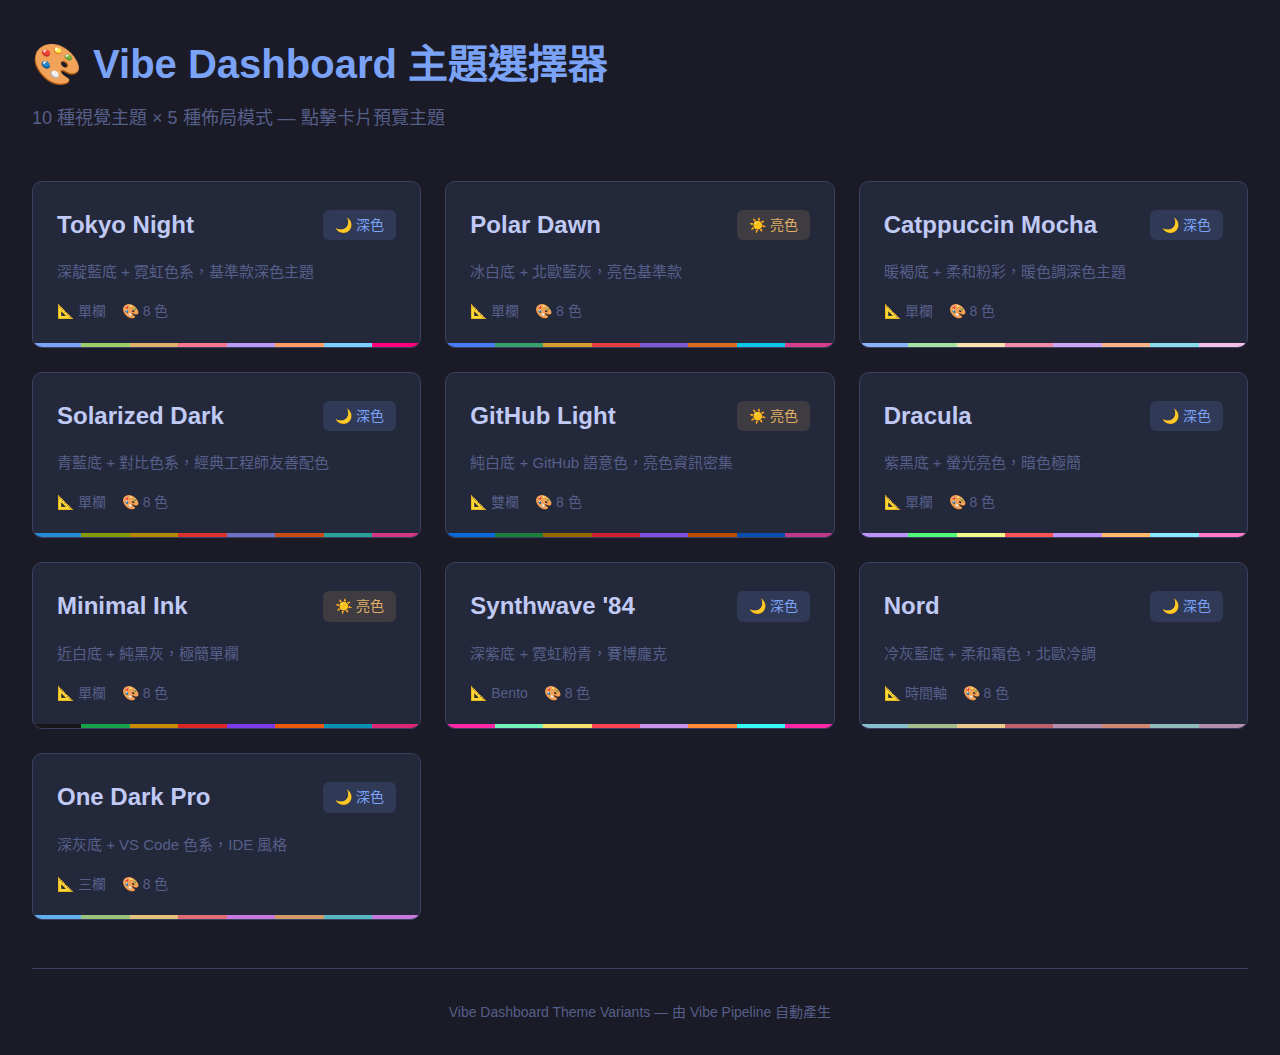
<file: dashboard/themes/index.html>
<!DOCTYPE html>
<html lang="zh-TW">
<head>
  <meta charset="UTF-8">
  <meta name="viewport" content="width=device-width, initial-scale=1.0">
  <title>Vibe Dashboard 主題選擇器</title>
  <style>
    * {
      margin: 0;
      padding: 0;
      box-sizing: border-box;
    }

    body {
      font-family: -apple-system, BlinkMacSystemFont, "Segoe UI", Roboto, sans-serif;
      background: #1a1b26;
      color: #c0caf5;
      padding: 2rem;
      line-height: 1.6;
    }

    .container {
      max-width: 1400px;
      margin: 0 auto;
    }

    h1 {
      font-size: 2.5rem;
      margin-bottom: 0.5rem;
      color: #7aa2f7;
    }

    .subtitle {
      font-size: 1.125rem;
      color: #565f89;
      margin-bottom: 3rem;
    }

    .theme-grid {
      display: grid;
      grid-template-columns: repeat(auto-fill, minmax(350px, 1fr));
      gap: 1.5rem;
      margin-bottom: 3rem;
    }

    .theme-card {
      background: #24283b;
      border: 1px solid #3b4261;
      border-radius: 10px;
      padding: 1.5rem;
      cursor: pointer;
      transition: all 0.3s;
      position: relative;
      overflow: hidden;
    }

    .theme-card:hover {
      border-color: #545c7e;
      transform: translateY(-4px);
      box-shadow: 0 8px 16px rgba(0, 0, 0, 0.4);
    }

    .theme-header {
      display: flex;
      justify-content: space-between;
      align-items: center;
      margin-bottom: 1rem;
    }

    .theme-name {
      font-size: 1.5rem;
      font-weight: 600;
    }

    .theme-category {
      display: inline-block;
      padding: 0.25rem 0.75rem;
      border-radius: 6px;
      font-size: 0.875rem;
      font-weight: 500;
      text-transform: uppercase;
    }

    .category-dark {
      background: rgba(122, 162, 247, 0.15);
      color: #7aa2f7;
    }

    .category-light {
      background: rgba(224, 175, 104, 0.15);
      color: #e0af68;
    }

    .theme-description {
      color: #565f89;
      margin-bottom: 1rem;
      font-size: 0.9375rem;
    }

    .theme-meta {
      display: flex;
      gap: 1rem;
      font-size: 0.875rem;
      color: #565f89;
    }

    .theme-meta span {
      display: flex;
      align-items: center;
      gap: 0.25rem;
    }

    .color-preview {
      position: absolute;
      bottom: 0;
      left: 0;
      right: 0;
      height: 4px;
      display: flex;
    }

    .color-preview div {
      flex: 1;
    }

    footer {
      text-align: center;
      color: #565f89;
      font-size: 0.875rem;
      padding-top: 2rem;
      border-top: 1px solid #3b4261;
    }

    footer a {
      color: #7aa2f7;
      text-decoration: none;
    }

    footer a:hover {
      text-decoration: underline;
    }

    @media (max-width: 768px) {
      .theme-grid {
        grid-template-columns: 1fr;
      }

      h1 {
        font-size: 2rem;
      }
    }
  </style>
</head>
<body>
  <div class="container">
    <h1>🎨 Vibe Dashboard 主題選擇器</h1>
    <p class="subtitle">10 種視覺主題 × 5 種佈局模式 — 點擊卡片預覽主題</p>

    <div class="theme-grid" id="themeGrid"></div>

    <footer>
      <p>Vibe Dashboard Theme Variants — 由 Vibe Pipeline 自動產生</p>
    </footer>
  </div>

  <script>
    const themes = [
      {
        name: 'tokyo-night',
        displayName: 'Tokyo Night',
        description: '深靛藍底 + 霓虹色系，基準款深色主題',
        category: 'dark',
        layout: 'single-col',
        colors: ['#7aa2f7', '#9ece6a', '#e0af68', '#f7768e', '#bb9af7', '#ff9e64', '#7dcfff', '#ff007c']
      },
      {
        name: 'polar-dawn',
        displayName: 'Polar Dawn',
        description: '冰白底 + 北歐藍灰，亮色基準款',
        category: 'light',
        layout: 'single-col',
        colors: ['#4a7cf7', '#38a169', '#d69e2e', '#e53e3e', '#805ad5', '#dd6b20', '#0bc5ea', '#d53f8c']
      },
      {
        name: 'catppuccin-mocha',
        displayName: 'Catppuccin Mocha',
        description: '暖褐底 + 柔和粉彩，暖色調深色主題',
        category: 'dark',
        layout: 'single-col',
        colors: ['#89b4fa', '#a6e3a1', '#f9e2af', '#f38ba8', '#cba6f7', '#fab387', '#89dceb', '#f5c2e7']
      },
      {
        name: 'solarized-dark',
        displayName: 'Solarized Dark',
        description: '青藍底 + 對比色系，經典工程師友善配色',
        category: 'dark',
        layout: 'single-col',
        colors: ['#268bd2', '#859900', '#b58900', '#dc322f', '#6c71c4', '#cb4b16', '#2aa198', '#d33682']
      },
      {
        name: 'github-light',
        displayName: 'GitHub Light',
        description: '純白底 + GitHub 語意色，亮色資訊密集',
        category: 'light',
        layout: 'dual-col',
        colors: ['#0969da', '#1a7f37', '#9a6700', '#cf222e', '#8250df', '#bc4c00', '#0550ae', '#bf3989']
      },
      {
        name: 'dracula',
        displayName: 'Dracula',
        description: '紫黑底 + 螢光亮色，暗色極簡',
        category: 'dark',
        layout: 'single-col',
        colors: ['#bd93f9', '#50fa7b', '#f1fa8c', '#ff5555', '#bd93f9', '#ffb86c', '#8be9fd', '#ff79c6']
      },
      {
        name: 'minimal-ink',
        displayName: 'Minimal Ink',
        description: '近白底 + 純黑灰，極簡單欄',
        category: 'light',
        layout: 'single-col',
        colors: ['#171717', '#16a34a', '#ca8a04', '#dc2626', '#7c3aed', '#ea580c', '#0891b2', '#db2777']
      },
      {
        name: 'synthwave-84',
        displayName: "Synthwave '84",
        description: '深紫底 + 霓虹粉青，賽博龐克',
        category: 'dark',
        layout: 'bento',
        colors: ['#fc28a8', '#72f1b8', '#f3e06d', '#fe4450', '#c792ea', '#ff8b39', '#36f9f6', '#fc28a8']
      },
      {
        name: 'nord',
        displayName: 'Nord',
        description: '冷灰藍底 + 柔和霜色，北歐冷調',
        category: 'dark',
        layout: 'timeline',
        colors: ['#88c0d0', '#a3be8c', '#ebcb8b', '#bf616a', '#b48ead', '#d08770', '#8fbcbb', '#b48ead']
      },
      {
        name: 'one-dark-pro',
        displayName: 'One Dark Pro',
        description: '深灰底 + VS Code 色系，IDE 風格',
        category: 'dark',
        layout: 'triple-col',
        colors: ['#61afef', '#98c379', '#e5c07b', '#e06c75', '#c678dd', '#d19a66', '#56b6c2', '#c678dd']
      }
    ];

    const layoutLabels = {
      'single-col': '單欄',
      'dual-col': '雙欄',
      'triple-col': '三欄',
      'bento': 'Bento',
      'timeline': '時間軸'
    };

    function renderThemes() {
      const grid = document.getElementById('themeGrid');

      themes.forEach(theme => {
        const card = document.createElement('div');
        card.className = 'theme-card';
        card.onclick = () => window.open(`${theme.name}/preview.html`, '_blank');

        const colorPreview = theme.colors.map(color =>
          `<div style="background: ${color};"></div>`
        ).join('');

        card.innerHTML = `
          <div class="theme-header">
            <div class="theme-name">${theme.displayName}</div>
            <div class="theme-category category-${theme.category}">
              ${theme.category === 'dark' ? '🌙 深色' : '☀️ 亮色'}
            </div>
          </div>
          <div class="theme-description">${theme.description}</div>
          <div class="theme-meta">
            <span>📐 ${layoutLabels[theme.layout]}</span>
            <span>🎨 ${theme.colors.length} 色</span>
          </div>
          <div class="color-preview">${colorPreview}</div>
        `;

        grid.appendChild(card);
      });
    }

    renderThemes();
  </script>
</body>
</html>
</file>
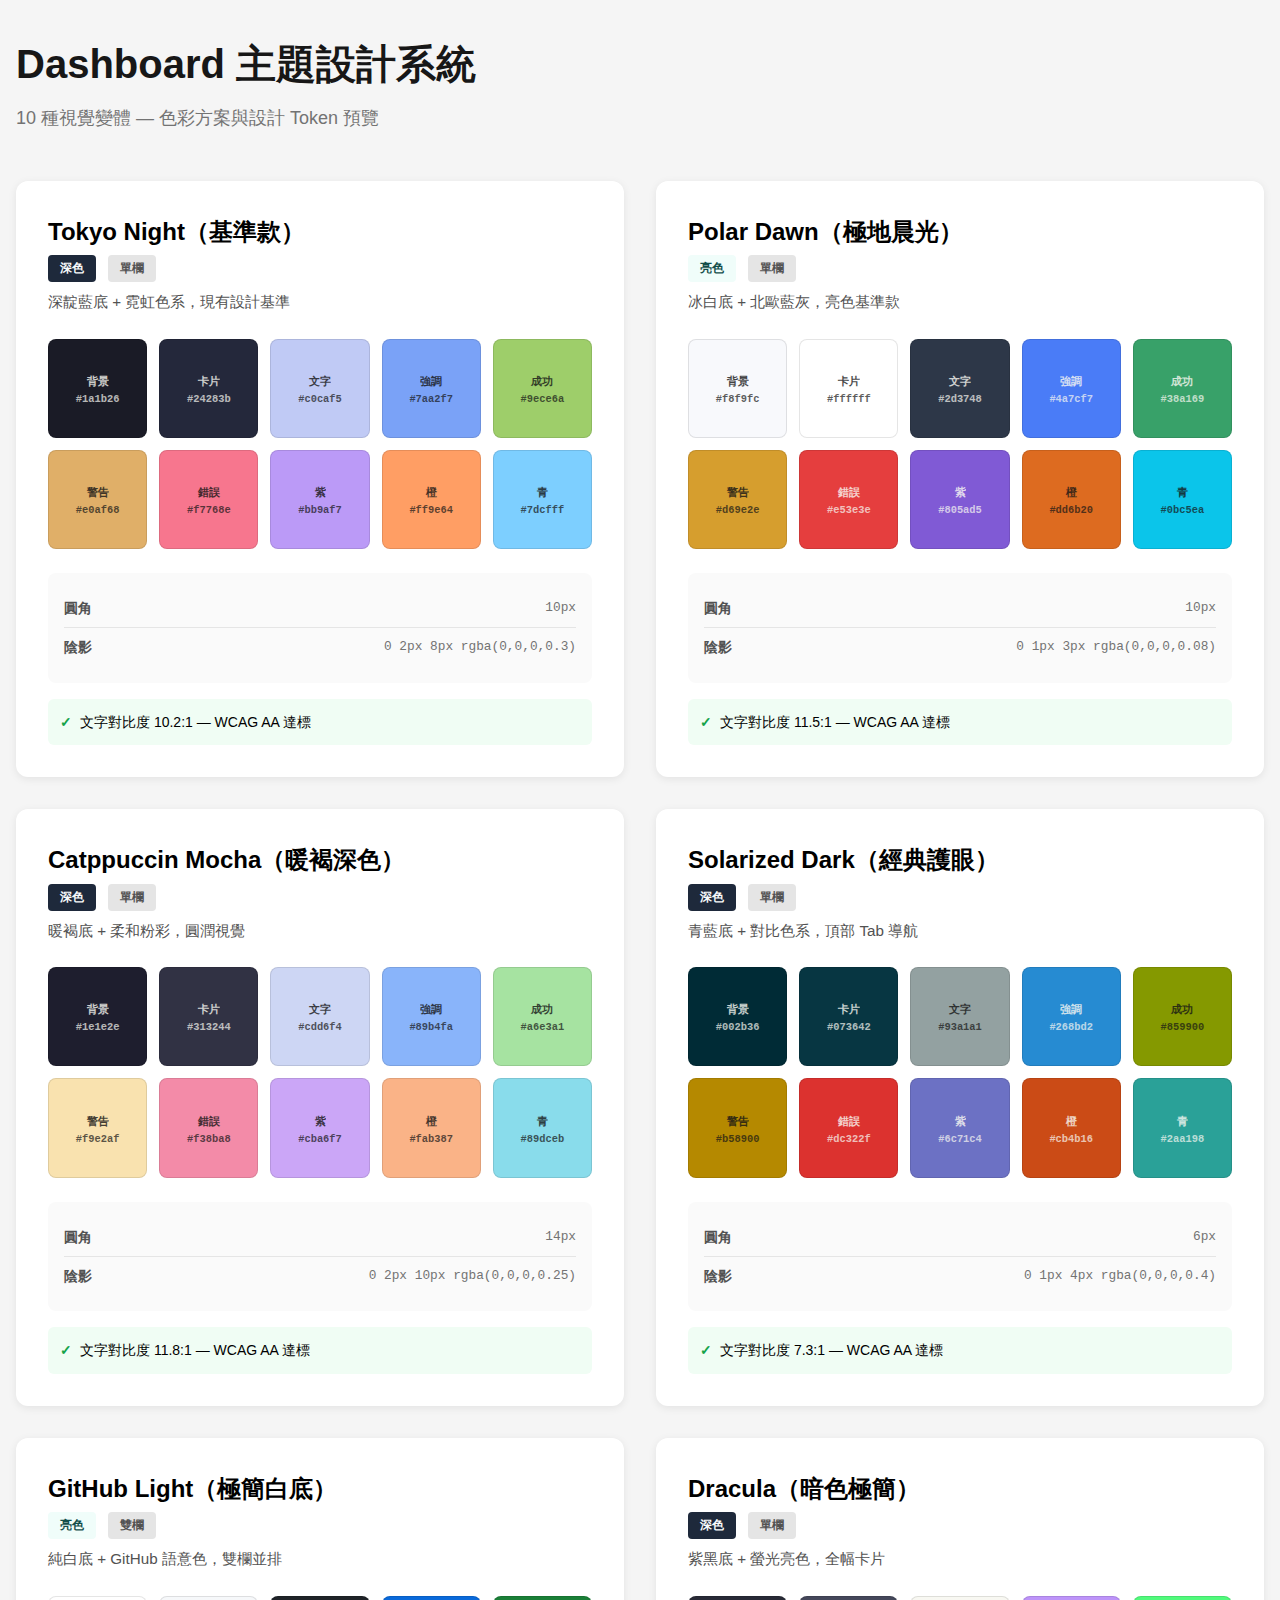
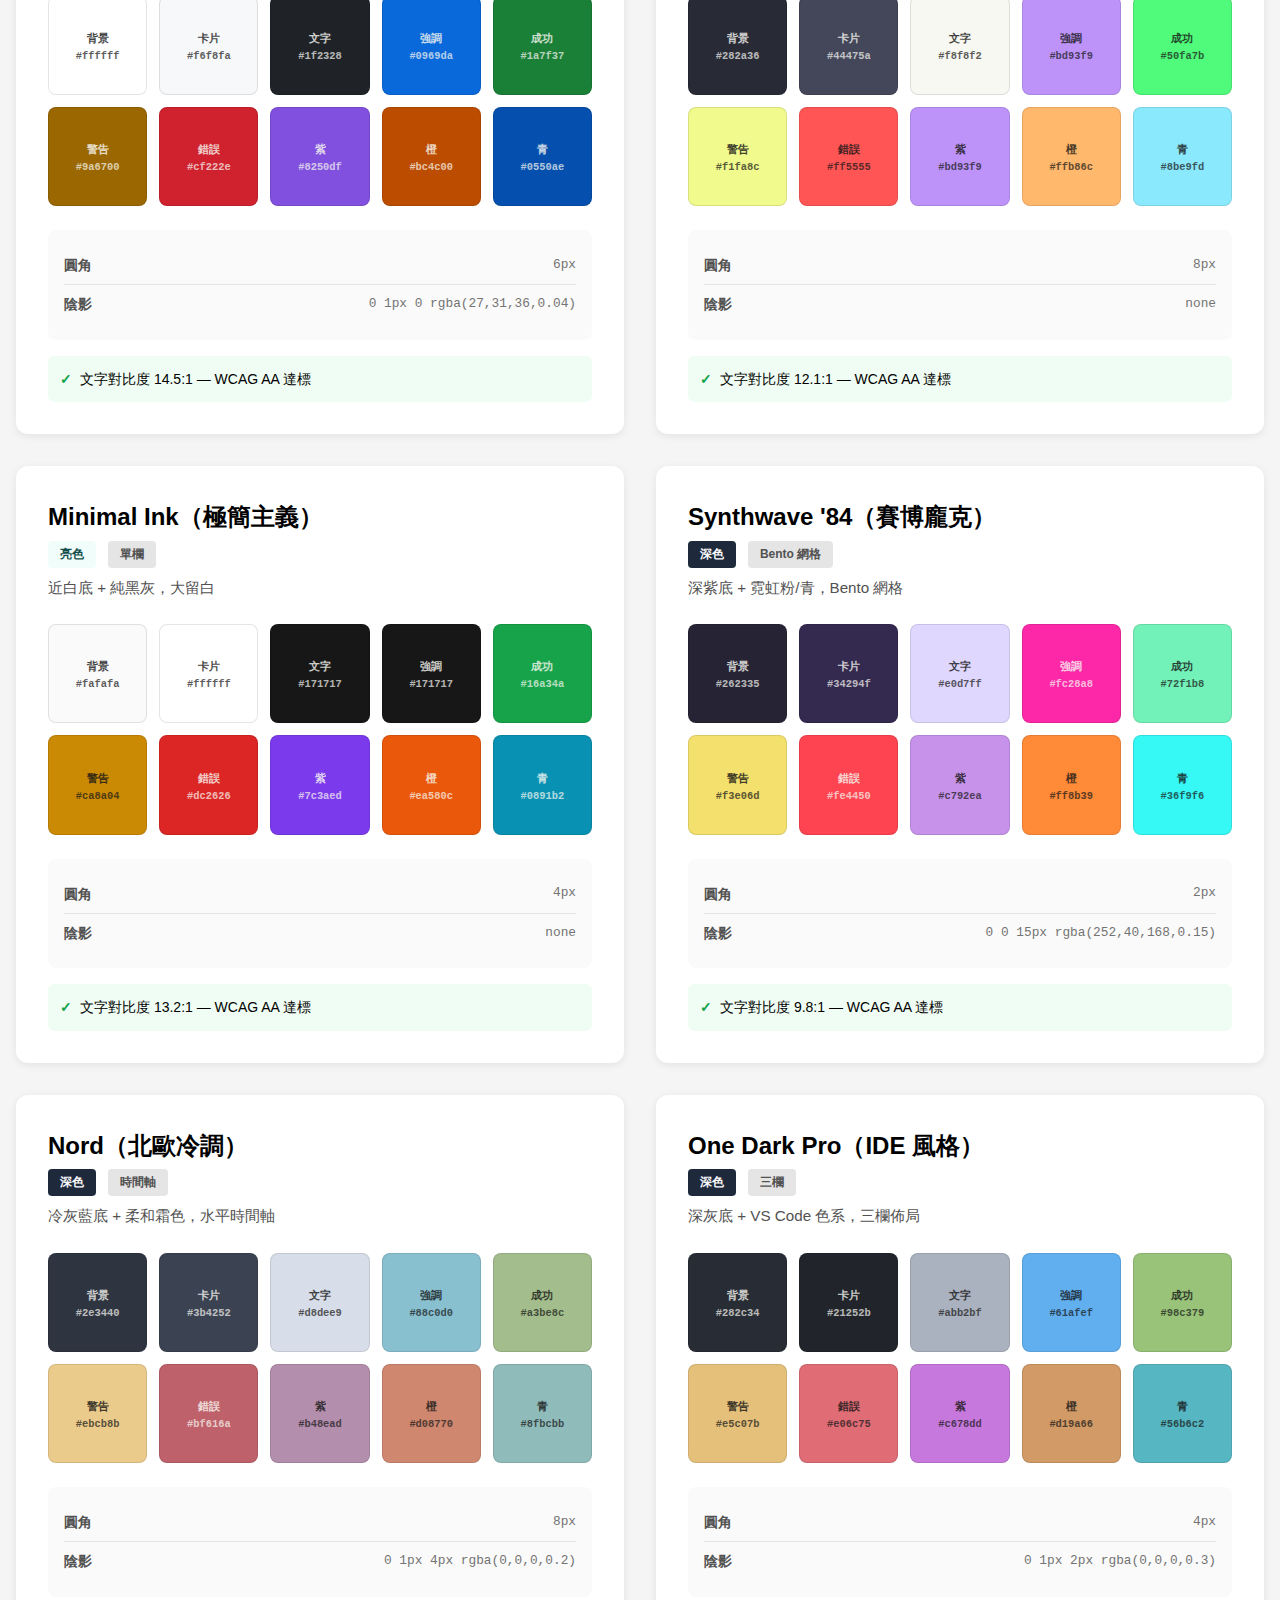
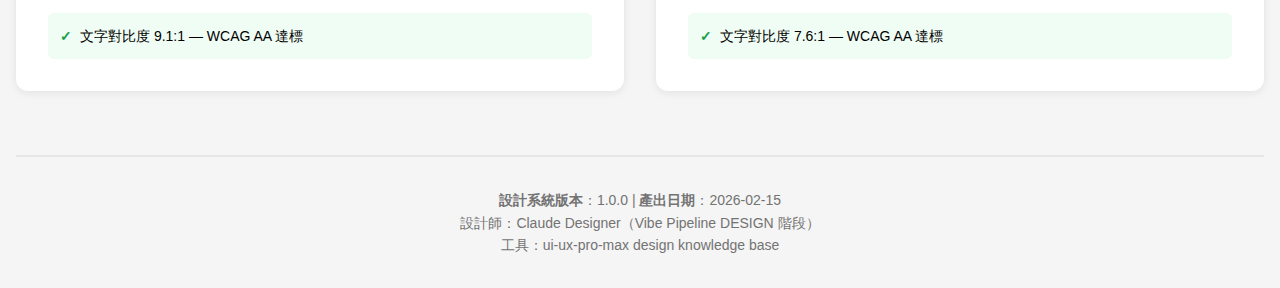
<file: openspec/changes/archive/2026-02-15-dashboard-theme-variants/design-mockup.html>
<!DOCTYPE html>
<html lang="zh-Hant">
<head>
  <meta charset="UTF-8">
  <meta name="viewport" content="width=device-width, initial-scale=1.0">
  <title>Dashboard 主題設計系統 — 視覺化 Mockup</title>
  <style>
    * {
      margin: 0;
      padding: 0;
      box-sizing: border-box;
    }

    body {
      font-family: -apple-system, BlinkMacSystemFont, "Segoe UI", Roboto, sans-serif;
      line-height: 1.6;
      background: #f5f5f5;
      padding: 2rem 1rem;
    }

    .container {
      max-width: 1600px;
      margin: 0 auto;
    }

    h1 {
      font-size: 2.5rem;
      font-weight: 700;
      margin-bottom: 0.5rem;
      color: #171717;
    }

    .subtitle {
      font-size: 1.125rem;
      color: #737373;
      margin-bottom: 3rem;
    }

    .theme-grid {
      display: grid;
      grid-template-columns: repeat(auto-fit, minmax(500px, 1fr));
      gap: 2rem;
      margin-bottom: 3rem;
    }

    .theme-card {
      background: white;
      border-radius: 12px;
      padding: 2rem;
      box-shadow: 0 2px 8px rgba(0,0,0,0.08);
    }

    .theme-header {
      margin-bottom: 1.5rem;
    }

    .theme-name {
      font-size: 1.5rem;
      font-weight: 700;
      margin-bottom: 0.25rem;
    }

    .theme-meta {
      font-size: 0.875rem;
      color: #737373;
      margin-bottom: 0.5rem;
    }

    .theme-desc {
      font-size: 0.95rem;
      color: #525252;
    }

    .color-palette {
      display: grid;
      grid-template-columns: repeat(5, 1fr);
      gap: 0.75rem;
      margin-bottom: 1.5rem;
    }

    .color-swatch {
      aspect-ratio: 1;
      border-radius: 8px;
      display: flex;
      flex-direction: column;
      align-items: center;
      justify-content: center;
      font-size: 0.75rem;
      font-weight: 600;
      cursor: pointer;
      transition: transform 0.2s;
      border: 1px solid rgba(0,0,0,0.1);
    }

    .color-swatch:hover {
      transform: scale(1.05);
      box-shadow: 0 4px 12px rgba(0,0,0,0.15);
    }

    .color-name {
      margin-top: 0.25rem;
      font-size: 0.7rem;
      opacity: 0.8;
    }

    .color-hex {
      font-size: 0.65rem;
      font-family: "SF Mono", Monaco, monospace;
      opacity: 0.7;
    }

    .design-tokens {
      background: #fafafa;
      border-radius: 8px;
      padding: 1rem;
      margin-bottom: 1rem;
    }

    .token-row {
      display: flex;
      justify-content: space-between;
      align-items: center;
      padding: 0.5rem 0;
      border-bottom: 1px solid #e5e5e5;
      font-size: 0.875rem;
    }

    .token-row:last-child {
      border-bottom: none;
    }

    .token-label {
      font-weight: 600;
      color: #525252;
    }

    .token-value {
      font-family: "SF Mono", Monaco, monospace;
      color: #737373;
      font-size: 0.8rem;
    }

    .layout-badge {
      display: inline-block;
      background: #e5e5e5;
      color: #525252;
      padding: 0.25rem 0.75rem;
      border-radius: 4px;
      font-size: 0.75rem;
      font-weight: 600;
      margin-right: 0.5rem;
    }

    .contrast-check {
      display: flex;
      align-items: center;
      gap: 0.5rem;
      margin-top: 1rem;
      padding: 0.75rem;
      background: #f0fdf4;
      border-radius: 6px;
      font-size: 0.875rem;
    }

    .check-icon {
      color: #16a34a;
      font-weight: 700;
    }

    .footer {
      text-align: center;
      margin-top: 4rem;
      padding-top: 2rem;
      border-top: 2px solid #e5e5e5;
      color: #737373;
      font-size: 0.875rem;
    }

    @media (max-width: 640px) {
      .theme-grid {
        grid-template-columns: 1fr;
      }

      .color-palette {
        grid-template-columns: repeat(3, 1fr);
      }

      h1 {
        font-size: 1.75rem;
      }
    }
  </style>
</head>
<body>
  <div class="container">
    <h1>Dashboard 主題設計系統</h1>
    <p class="subtitle">10 種視覺變體 — 色彩方案與設計 Token 預覽</p>

    <div class="theme-grid" id="themeGrid"></div>

    <div class="footer">
      <p><strong>設計系統版本</strong>：1.0.0 | <strong>產出日期</strong>：2026-02-15</p>
      <p>設計師：Claude Designer（Vibe Pipeline DESIGN 階段）</p>
      <p>工具：ui-ux-pro-max design knowledge base</p>
    </div>
  </div>

  <script>
    const themes = [
      {
        name: "Tokyo Night",
        displayName: "Tokyo Night（基準款）",
        category: "dark",
        layout: "single-col",
        description: "深靛藍底 + 霓虹色系，現有設計基準",
        colors: {
          bg: "#1a1b26",
          surface: "#24283b",
          surface2: "#1f2335",
          border: "#3b4261",
          text: "#c0caf5",
          textMuted: "#565f89",
          accent: "#7aa2f7",
          green: "#9ece6a",
          yellow: "#e0af68",
          red: "#f7768e",
          purple: "#bb9af7",
          orange: "#ff9e64",
          cyan: "#7dcfff",
          pink: "#ff007c"
        },
        tokens: {
          radius: "10px",
          shadow: "0 2px 8px rgba(0,0,0,0.3)"
        },
        contrast: "10.2:1"
      },
      {
        name: "Polar Dawn",
        displayName: "Polar Dawn（極地晨光）",
        category: "light",
        layout: "single-col",
        description: "冰白底 + 北歐藍灰，亮色基準款",
        colors: {
          bg: "#f8f9fc",
          surface: "#ffffff",
          surface2: "#f0f2f5",
          border: "#d8dce6",
          text: "#2d3748",
          textMuted: "#8892a4",
          accent: "#4a7cf7",
          green: "#38a169",
          yellow: "#d69e2e",
          red: "#e53e3e",
          purple: "#805ad5",
          orange: "#dd6b20",
          cyan: "#0bc5ea",
          pink: "#d53f8c"
        },
        tokens: {
          radius: "10px",
          shadow: "0 1px 3px rgba(0,0,0,0.08)"
        },
        contrast: "11.5:1"
      },
      {
        name: "Catppuccin Mocha",
        displayName: "Catppuccin Mocha（暖褐深色）",
        category: "dark",
        layout: "single-col",
        description: "暖褐底 + 柔和粉彩，圓潤視覺",
        colors: {
          bg: "#1e1e2e",
          surface: "#313244",
          surface2: "#2a2a3c",
          border: "#45475a",
          text: "#cdd6f4",
          textMuted: "#6c7086",
          accent: "#89b4fa",
          green: "#a6e3a1",
          yellow: "#f9e2af",
          red: "#f38ba8",
          purple: "#cba6f7",
          orange: "#fab387",
          cyan: "#89dceb",
          pink: "#f5c2e7"
        },
        tokens: {
          radius: "14px",
          shadow: "0 2px 10px rgba(0,0,0,0.25)"
        },
        contrast: "11.8:1"
      },
      {
        name: "Solarized Dark",
        displayName: "Solarized Dark（經典護眼）",
        category: "dark",
        layout: "single-col",
        description: "青藍底 + 對比色系，頂部 Tab 導航",
        colors: {
          bg: "#002b36",
          surface: "#073642",
          surface2: "#003845",
          border: "#586e75",
          text: "#93a1a1",
          textMuted: "#586e75",
          accent: "#268bd2",
          green: "#859900",
          yellow: "#b58900",
          red: "#dc322f",
          purple: "#6c71c4",
          orange: "#cb4b16",
          cyan: "#2aa198",
          pink: "#d33682"
        },
        tokens: {
          radius: "6px",
          shadow: "0 1px 4px rgba(0,0,0,0.4)"
        },
        contrast: "7.3:1"
      },
      {
        name: "GitHub Light",
        displayName: "GitHub Light（極簡白底）",
        category: "light",
        layout: "dual-col",
        description: "純白底 + GitHub 語意色，雙欄並排",
        colors: {
          bg: "#ffffff",
          surface: "#f6f8fa",
          surface2: "#eef1f5",
          border: "#d0d7de",
          text: "#1f2328",
          textMuted: "#656d76",
          accent: "#0969da",
          green: "#1a7f37",
          yellow: "#9a6700",
          red: "#cf222e",
          purple: "#8250df",
          orange: "#bc4c00",
          cyan: "#0550ae",
          pink: "#bf3989"
        },
        tokens: {
          radius: "6px",
          shadow: "0 1px 0 rgba(27,31,36,0.04)"
        },
        contrast: "14.5:1"
      },
      {
        name: "Dracula",
        displayName: "Dracula（暗色極簡）",
        category: "dark",
        layout: "single-col",
        description: "紫黑底 + 螢光亮色，全幅卡片",
        colors: {
          bg: "#282a36",
          surface: "#44475a",
          surface2: "#363949",
          border: "#6272a4",
          text: "#f8f8f2",
          textMuted: "#6272a4",
          accent: "#bd93f9",
          green: "#50fa7b",
          yellow: "#f1fa8c",
          red: "#ff5555",
          purple: "#bd93f9",
          orange: "#ffb86c",
          cyan: "#8be9fd",
          pink: "#ff79c6"
        },
        tokens: {
          radius: "8px",
          shadow: "none"
        },
        contrast: "12.1:1"
      },
      {
        name: "Minimal Ink",
        displayName: "Minimal Ink（極簡主義）",
        category: "light",
        layout: "single-col",
        description: "近白底 + 純黑灰，大留白",
        colors: {
          bg: "#fafafa",
          surface: "#ffffff",
          surface2: "#f5f5f5",
          border: "#e5e5e5",
          text: "#171717",
          textMuted: "#a3a3a3",
          accent: "#171717",
          green: "#16a34a",
          yellow: "#ca8a04",
          red: "#dc2626",
          purple: "#7c3aed",
          orange: "#ea580c",
          cyan: "#0891b2",
          pink: "#db2777"
        },
        tokens: {
          radius: "4px",
          shadow: "none"
        },
        contrast: "13.2:1"
      },
      {
        name: "Synthwave '84",
        displayName: "Synthwave '84（賽博龐克）",
        category: "dark",
        layout: "bento",
        description: "深紫底 + 霓虹粉/青，Bento 網格",
        colors: {
          bg: "#262335",
          surface: "#34294f",
          surface2: "#2e2346",
          border: "#495495",
          text: "#e0d7ff",
          textMuted: "#7a6fa8",
          accent: "#fc28a8",
          green: "#72f1b8",
          yellow: "#f3e06d",
          red: "#fe4450",
          purple: "#c792ea",
          orange: "#ff8b39",
          cyan: "#36f9f6",
          pink: "#fc28a8"
        },
        tokens: {
          radius: "2px",
          shadow: "0 0 15px rgba(252,40,168,0.15)"
        },
        contrast: "9.8:1"
      },
      {
        name: "Nord",
        displayName: "Nord（北歐冷調）",
        category: "dark",
        layout: "timeline",
        description: "冷灰藍底 + 柔和霜色，水平時間軸",
        colors: {
          bg: "#2e3440",
          surface: "#3b4252",
          surface2: "#343a48",
          border: "#4c566a",
          text: "#d8dee9",
          textMuted: "#7b88a1",
          accent: "#88c0d0",
          green: "#a3be8c",
          yellow: "#ebcb8b",
          red: "#bf616a",
          purple: "#b48ead",
          orange: "#d08770",
          cyan: "#8fbcbb",
          pink: "#b48ead"
        },
        tokens: {
          radius: "8px",
          shadow: "0 1px 4px rgba(0,0,0,0.2)"
        },
        contrast: "9.1:1"
      },
      {
        name: "One Dark Pro",
        displayName: "One Dark Pro（IDE 風格）",
        category: "dark",
        layout: "triple-col",
        description: "深灰底 + VS Code 色系，三欄佈局",
        colors: {
          bg: "#282c34",
          surface: "#21252b",
          surface2: "#2c313c",
          border: "#3e4452",
          text: "#abb2bf",
          textMuted: "#5c6370",
          accent: "#61afef",
          green: "#98c379",
          yellow: "#e5c07b",
          red: "#e06c75",
          purple: "#c678dd",
          orange: "#d19a66",
          cyan: "#56b6c2",
          pink: "#c678dd"
        },
        tokens: {
          radius: "4px",
          shadow: "0 1px 2px rgba(0,0,0,0.3)"
        },
        contrast: "7.6:1"
      }
    ];

    function getTextColor(bgColor) {
      // 簡單的亮度計算，決定文字用深色或淺色
      const hex = bgColor.replace('#', '');
      const r = parseInt(hex.substr(0, 2), 16);
      const g = parseInt(hex.substr(2, 2), 16);
      const b = parseInt(hex.substr(4, 2), 16);
      const brightness = (r * 299 + g * 587 + b * 114) / 1000;
      return brightness > 128 ? '#171717' : '#f8f8f2';
    }

    function renderTheme(theme) {
      const categoryBadge = theme.category === 'dark'
        ? '<span class="layout-badge" style="background:#1e293b;color:#f8fafc;">深色</span>'
        : '<span class="layout-badge" style="background:#f0fdfa;color:#134e4a;">亮色</span>';

      const layoutLabels = {
        'single-col': '單欄',
        'dual-col': '雙欄',
        'triple-col': '三欄',
        'bento': 'Bento 網格',
        'timeline': '時間軸'
      };

      const colorSwatches = [
        { name: 'bg', label: '背景', hex: theme.colors.bg },
        { name: 'surface', label: '卡片', hex: theme.colors.surface },
        { name: 'text', label: '文字', hex: theme.colors.text },
        { name: 'accent', label: '強調', hex: theme.colors.accent },
        { name: 'green', label: '成功', hex: theme.colors.green },
        { name: 'yellow', label: '警告', hex: theme.colors.yellow },
        { name: 'red', label: '錯誤', hex: theme.colors.red },
        { name: 'purple', label: '紫', hex: theme.colors.purple },
        { name: 'orange', label: '橙', hex: theme.colors.orange },
        { name: 'cyan', label: '青', hex: theme.colors.cyan }
      ];

      const colorPaletteHTML = colorSwatches.map(swatch => {
        const textColor = getTextColor(swatch.hex);
        return `
          <div class="color-swatch" style="background:${swatch.hex};color:${textColor};" title="${swatch.hex}">
            <span class="color-name">${swatch.label}</span>
            <span class="color-hex">${swatch.hex}</span>
          </div>
        `;
      }).join('');

      return `
        <div class="theme-card">
          <div class="theme-header">
            <h2 class="theme-name">${theme.displayName}</h2>
            <div class="theme-meta">
              ${categoryBadge}
              <span class="layout-badge">${layoutLabels[theme.layout]}</span>
            </div>
            <p class="theme-desc">${theme.description}</p>
          </div>

          <div class="color-palette">
            ${colorPaletteHTML}
          </div>

          <div class="design-tokens">
            <div class="token-row">
              <span class="token-label">圓角</span>
              <span class="token-value">${theme.tokens.radius}</span>
            </div>
            <div class="token-row">
              <span class="token-label">陰影</span>
              <span class="token-value">${theme.tokens.shadow}</span>
            </div>
          </div>

          <div class="contrast-check">
            <span class="check-icon">✓</span>
            <span>文字對比度 ${theme.contrast} — WCAG AA 達標</span>
          </div>
        </div>
      `;
    }

    // 渲染所有主題
    const themeGrid = document.getElementById('themeGrid');
    themeGrid.innerHTML = themes.map(theme => renderTheme(theme)).join('');
  </script>
</body>
</html>
</file>
